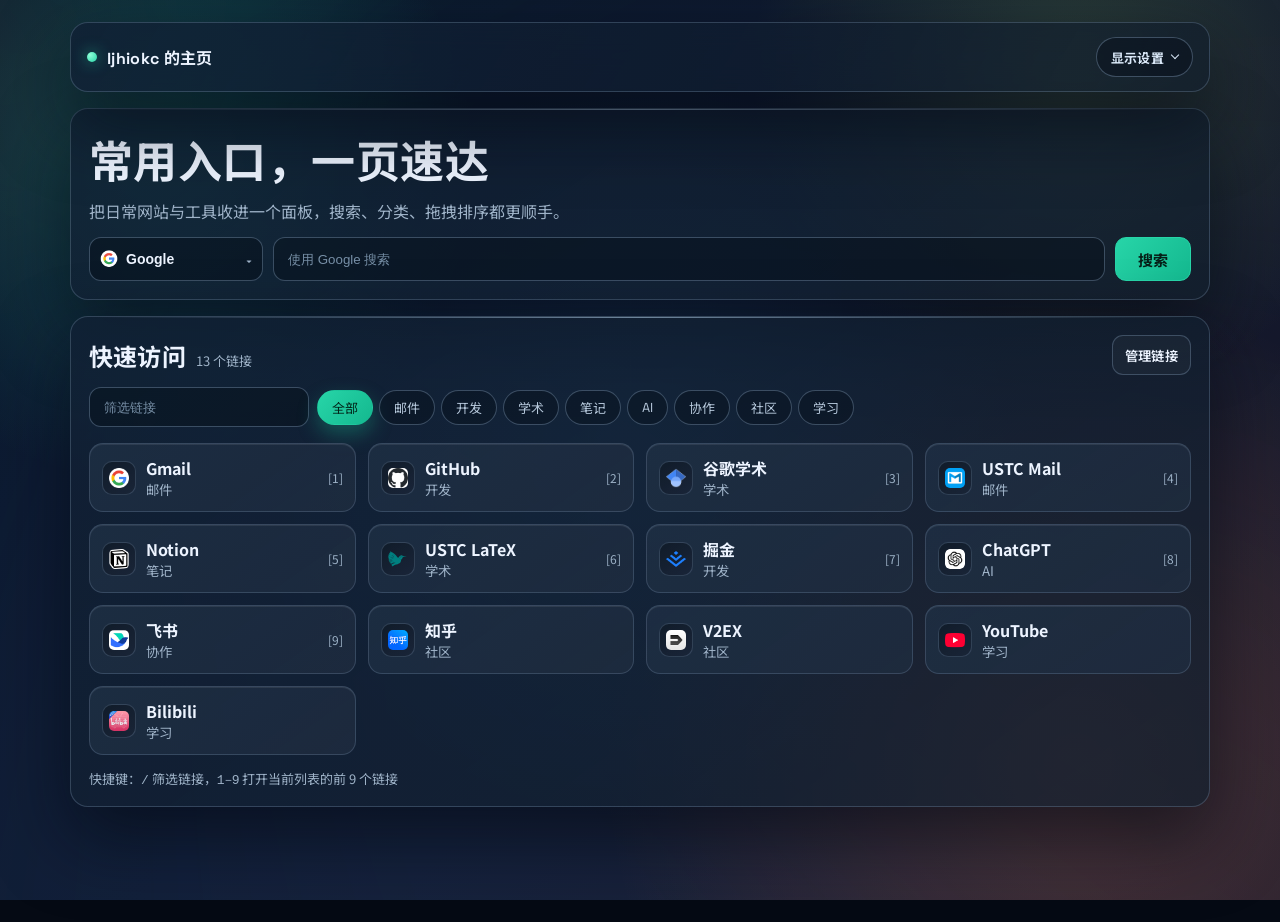
<file: index.html>
<!DOCTYPE html>
<html lang="zh-CN">
  <head>
    <meta charset="UTF-8" />
    <meta name="viewport" content="width=device-width, initial-scale=1.0" />
    <title>ljhiokc 的主页</title>
    <link rel="preconnect" href="https://fonts.googleapis.com" />
    <link rel="preconnect" href="https://fonts.gstatic.com" crossorigin />
    <link
      href="https://fonts.googleapis.com/css2?family=Noto+Sans+SC:wght@400;500;700&family=Space+Grotesk:wght@500;600;700&display=swap"
      rel="stylesheet"
    />
    <script>
      try {
        const key = "personal-portal-theme-v1";
        const saved = localStorage.getItem(key);
        if (saved) {
          document.documentElement.dataset.theme = saved;
        }
      } catch {}
    </script>
    <link rel="stylesheet" href="./styles.css" />
  </head>
  <body>
    <div class="page-bg"></div>
    <header class="topbar">
      <div class="brand">
        <span class="brand-dot" aria-hidden="true"></span>
        <span id="site-title">ljhiokc 的主页</span>
      </div>
      <details id="display-settings" class="display-settings">
        <summary class="theme-toggle">显示设置</summary>
        <div class="display-options">
          <time id="live-clock" class="clock-pill"></time>
          <button id="theme-toggle-btn" class="theme-toggle" type="button" aria-label="切换主题"></button>
        </div>
      </details>
    </header>

    <main class="container">
      <section class="hero">
        <h1 id="hero-title">常用入口，一页速达</h1>
        <p id="hero-desc">把日常网站与工具收进一个面板，搜索、分类、拖拽排序都更顺手。</p>
        <div class="web-search-group" role="search" aria-label="网页搜索">
          <label class="engine-picker" for="web-search-engine">
            <img
              id="web-search-engine-icon"
              class="engine-icon"
              src="./assets/icons/search-engines/google.png"
              alt=""
              aria-hidden="true"
            />
            <select id="web-search-engine" class="search-engine-select" aria-label="选择搜索引擎">
              <option value="google">Google</option>
              <option value="bing">Bing</option>
              <option value="baidu">百度</option>
              <option value="duckduckgo">DuckDuckGo</option>
            </select>
            <span class="engine-caret" aria-hidden="true">▾</span>
          </label>
          <input
            id="web-search-input"
            class="search-input"
            type="search"
            aria-label="网页搜索关键词"
            placeholder="搜索网页"
            autocomplete="off"
          />
          <button id="web-search-btn" class="btn btn-primary" type="button">搜索</button>
        </div>
      </section>

      <section class="panel" aria-labelledby="links-heading">
        <div class="panel-head">
          <div class="links-heading">
            <h2 id="links-heading">快速访问</h2>
            <span id="link-count" role="status"></span>
          </div>
          <button id="manage-btn" class="btn" type="button" aria-expanded="false" aria-controls="manage-controls">管理链接</button>
        </div>
        <div id="manage-controls" hidden>
          <div class="manage-actions">
            <button id="add-link-btn" class="btn btn-primary" type="button">新增链接</button>
            <button id="export-btn" class="btn" type="button">导出配置</button>
            <button id="import-btn" class="btn" type="button">导入配置</button>
            <button id="reset-btn" class="btn btn-danger" type="button">恢复默认</button>
            <input id="import-file-input" type="file" accept=".json,application/json" hidden />
          </div>
          <p class="hint">用箭头<span class="drag-hint">或拖拽</span>调整链接顺序。</p>
        </div>
        <div class="link-filters">
          <input
            id="search-input"
            class="search-input"
            type="search"
            aria-label="筛选快捷链接"
            aria-keyshortcuts="/"
            placeholder="筛选链接"
            autocomplete="off"
          />
          <div id="category-chips" class="chips" role="group" aria-label="链接分类"></div>
        </div>
        <div id="links-grid" class="links-grid"></div>
        <p class="hint keyboard-hint">快捷键：<kbd>/</kbd> 筛选链接，<kbd>1</kbd>–<kbd>9</kbd> 打开当前列表的前 9 个链接</p>
      </section>
    </main>

    <dialog id="link-dialog" class="link-dialog" aria-labelledby="dialog-title">
      <form id="link-form" method="dialog">
        <h3 id="dialog-title">新增链接</h3>
        <input id="link-id" type="hidden" />

        <label>
          名称
          <input id="link-name" type="text" required maxlength="40" />
        </label>
        <label>
          URL
          <input id="link-url" type="url" required placeholder="https://example.com" />
        </label>
        <label>
          分类
          <input id="link-category" type="text" required maxlength="20" placeholder="工具 / 学习 / 社交..." />
        </label>
        <label>
          图标（emoji 或图片 URL/路径，可选）
          <input id="link-icon" type="text" maxlength="200" placeholder="🚀 或 ./assets/icons/links/github.png" />
        </label>

        <menu>
          <button type="button" id="cancel-dialog-btn" class="btn">取消</button>
          <button type="submit" class="btn btn-primary">保存</button>
        </menu>
      </form>
    </dialog>

    <template id="link-card-template">
      <article class="link-card">
        <a class="link-main" target="_blank" rel="noreferrer noopener">
          <span class="link-icon" aria-hidden="true"></span>
          <span class="link-meta">
            <strong class="link-name"></strong>
            <small class="link-category"></small>
          </span>
          <span class="link-index" aria-hidden="true"></span>
        </a>
        <div class="link-actions" hidden>
          <button type="button" class="icon-btn move-up-btn" title="上移">↑</button>
          <button type="button" class="icon-btn move-down-btn" title="下移">↓</button>
          <button type="button" class="icon-btn edit-btn">编辑</button>
          <button type="button" class="icon-btn delete-btn">删除</button>
        </div>
      </article>
    </template>

    <script src="./theme.js"></script>
    <script src="./app.js"></script>
  </body>
</html>
</file>
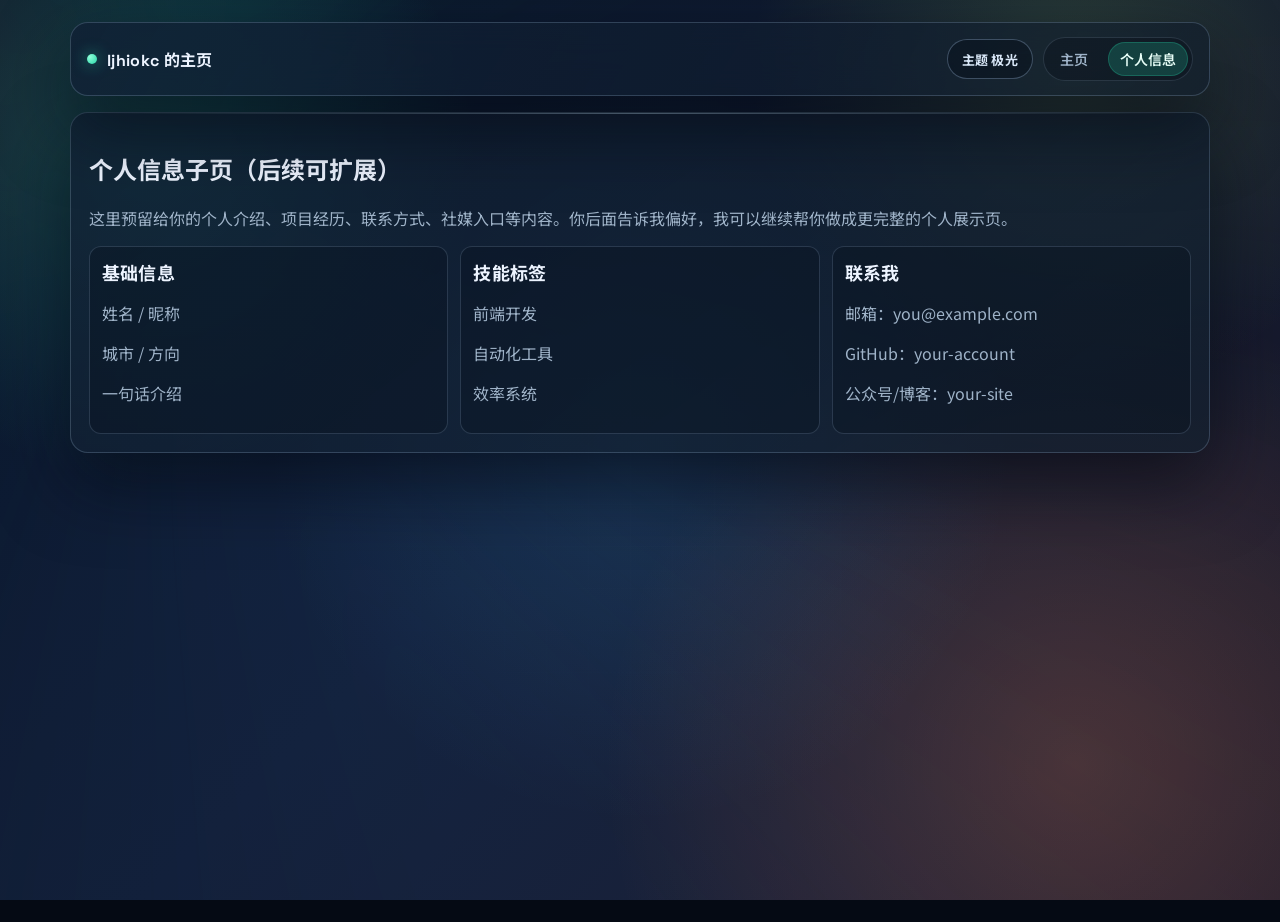
<file: profile.html>
<!DOCTYPE html>
<html lang="zh-CN">
  <head>
    <meta charset="UTF-8" />
    <meta name="viewport" content="width=device-width, initial-scale=1.0" />
    <meta name="robots" content="noindex" />
    <title>个人信息 | ljhiokc 的主页</title>
    <link rel="preconnect" href="https://fonts.googleapis.com" />
    <link rel="preconnect" href="https://fonts.gstatic.com" crossorigin />
    <link
      href="https://fonts.googleapis.com/css2?family=Noto+Sans+SC:wght@400;500;700&family=Space+Grotesk:wght@500;600;700&display=swap"
      rel="stylesheet"
    />
    <script>
      try {
        const key = "personal-portal-theme-v1";
        const saved = localStorage.getItem(key);
        if (saved) {
          document.documentElement.dataset.theme = saved;
        }
      } catch {}
    </script>
    <link rel="stylesheet" href="./styles.css" />
  </head>
  <body>
    <div class="page-bg"></div>
    <header class="topbar">
      <div class="brand">
        <span class="brand-dot"></span>
        <span>ljhiokc 的主页</span>
      </div>
      <div class="topbar-right">
        <button id="theme-toggle-btn" class="theme-toggle" type="button" aria-label="切换主题"></button>
        <nav class="nav-links">
          <a href="./index.html">主页</a>
          <a href="./profile.html" aria-current="page">个人信息</a>
        </nav>
      </div>
    </header>

    <main class="container">
      <section class="panel profile-panel">
        <h1>个人信息子页（后续可扩展）</h1>
        <p>
          这里预留给你的个人介绍、项目经历、联系方式、社媒入口等内容。你后面告诉我偏好，我可以继续帮你做成更完整的个人展示页。
        </p>
        <div class="profile-grid">
          <article>
            <h2>基础信息</h2>
            <p>姓名 / 昵称</p>
            <p>城市 / 方向</p>
            <p>一句话介绍</p>
          </article>
          <article>
            <h2>技能标签</h2>
            <p>前端开发</p>
            <p>自动化工具</p>
            <p>效率系统</p>
          </article>
          <article>
            <h2>联系我</h2>
            <p>邮箱：you@example.com</p>
            <p>GitHub：your-account</p>
            <p>公众号/博客：your-site</p>
          </article>
        </div>
      </section>
    </main>
    <script src="./theme.js"></script>
  </body>
</html>
</file>
<file: styles.css>
:root {
  --bg: #070f1d;
  --bg-deep: #050a14;
  --panel: rgba(17, 31, 52, 0.72);
  --panel-strong: rgba(26, 42, 66, 0.84);
  --text: #edf4ff;
  --muted: #9fb3c8;
  --line: rgba(157, 186, 217, 0.24);
  --accent: #27d5a8;
  --accent-strong: #14b88f;
  --accent-soft: rgba(39, 213, 168, 0.2);
  --danger: #ef6666;
  --danger-soft: rgba(239, 102, 102, 0.2);
  --shadow: 0 30px 72px rgba(3, 8, 17, 0.62);
  --topbar-bg: linear-gradient(120deg, rgba(16, 31, 52, 0.8), rgba(15, 27, 43, 0.62));
  --panel-bg: linear-gradient(145deg, rgba(17, 32, 52, 0.78), rgba(18, 31, 46, 0.72));
  --panel-glint: linear-gradient(90deg, transparent, rgba(185, 214, 240, 0.55), transparent);
  --clock-border: rgba(144, 174, 202, 0.4);
  --clock-bg: rgba(7, 15, 27, 0.45);
  --clock-text: #c9d9e9;
  --nav-bg: rgba(8, 14, 24, 0.38);
  --nav-border: rgba(138, 164, 188, 0.2);
  --nav-hover-bg: rgba(130, 164, 198, 0.16);
  --nav-active-text: #e8fff8;
  --nav-active-bg: rgba(39, 213, 168, 0.2);
  --nav-active-ring: rgba(39, 213, 168, 0.25);
  --theme-btn-bg: rgba(6, 14, 24, 0.42);
  --theme-btn-border: rgba(152, 181, 211, 0.35);
  --theme-btn-text: #d9e7f7;
  --btn-primary-text: #062018;
  --chip-active-text: #022519;
  --chip-active-shadow: rgba(25, 181, 142, 0.36);
  --mx: 50%;
  --my: 50%;
}

:root[data-theme="graphite"] {
  --bg: #0d1016;
  --bg-deep: #080a10;
  --panel: rgba(27, 30, 41, 0.8);
  --panel-strong: rgba(35, 38, 49, 0.88);
  --text: #edf1f8;
  --muted: #abb6c8;
  --line: rgba(174, 187, 205, 0.22);
  --accent: #63d8ff;
  --accent-strong: #44bfe8;
  --accent-soft: rgba(99, 216, 255, 0.22);
  --topbar-bg: linear-gradient(120deg, rgba(35, 39, 53, 0.84), rgba(23, 26, 36, 0.76));
  --panel-bg: linear-gradient(145deg, rgba(38, 43, 57, 0.84), rgba(30, 35, 46, 0.82));
  --panel-glint: linear-gradient(90deg, transparent, rgba(196, 207, 224, 0.48), transparent);
  --clock-border: rgba(177, 193, 216, 0.4);
  --clock-bg: rgba(17, 20, 30, 0.56);
  --clock-text: #dce5f3;
  --nav-bg: rgba(17, 20, 30, 0.5);
  --nav-border: rgba(160, 177, 203, 0.22);
  --nav-hover-bg: rgba(154, 174, 200, 0.18);
  --nav-active-text: #e7f6ff;
  --nav-active-bg: rgba(99, 216, 255, 0.22);
  --nav-active-ring: rgba(99, 216, 255, 0.3);
  --theme-btn-bg: rgba(17, 21, 31, 0.55);
  --theme-btn-border: rgba(170, 188, 214, 0.35);
  --theme-btn-text: #e1ebf9;
  --btn-primary-text: #031f2a;
  --chip-active-text: #03222e;
  --chip-active-shadow: rgba(87, 178, 230, 0.34);
}

:root[data-theme="paper"] {
  --bg: #ecf2fb;
  --bg-deep: #e7eef9;
  --panel: rgba(255, 255, 255, 0.86);
  --panel-strong: rgba(250, 253, 255, 0.92);
  --text: #1b2f45;
  --muted: #526a83;
  --line: rgba(122, 149, 178, 0.34);
  --accent: #2a8cff;
  --accent-strong: #1d73d7;
  --accent-soft: rgba(42, 140, 255, 0.16);
  --shadow: 0 24px 56px rgba(66, 102, 145, 0.18);
  --topbar-bg: linear-gradient(120deg, rgba(255, 255, 255, 0.92), rgba(243, 249, 255, 0.88));
  --panel-bg: linear-gradient(145deg, rgba(255, 255, 255, 0.94), rgba(245, 251, 255, 0.9));
  --panel-glint: linear-gradient(90deg, transparent, rgba(142, 171, 204, 0.7), transparent);
  --clock-border: rgba(117, 150, 184, 0.45);
  --clock-bg: rgba(236, 245, 255, 0.86);
  --clock-text: #32516f;
  --nav-bg: rgba(237, 245, 255, 0.84);
  --nav-border: rgba(133, 165, 196, 0.4);
  --nav-hover-bg: rgba(166, 198, 234, 0.35);
  --nav-active-text: #ffffff;
  --nav-active-bg: rgba(42, 140, 255, 0.78);
  --nav-active-ring: rgba(42, 140, 255, 0.34);
  --theme-btn-bg: rgba(236, 245, 255, 0.95);
  --theme-btn-border: rgba(126, 158, 189, 0.45);
  --theme-btn-text: #335172;
  --btn-primary-text: #ffffff;
  --chip-active-text: #ffffff;
  --chip-active-shadow: rgba(42, 140, 255, 0.3);
}

* {
  box-sizing: border-box;
}

body {
  margin: 0;
  min-height: 100vh;
  color: var(--text);
  font-family: "Noto Sans SC", "PingFang SC", "Microsoft YaHei", sans-serif;
  background: var(--bg-deep);
}

h1,
h2,
h3,
.brand,
.nav-links a,
.btn,
.chip,
.theme-toggle {
  font-family: "Space Grotesk", "Noto Sans SC", sans-serif;
}

.page-bg {
  position: fixed;
  inset: 0;
  z-index: -2;
  overflow: hidden;
  pointer-events: none;
  background:
    radial-gradient(640px circle at var(--mx) var(--my), rgba(69, 183, 255, 0.14), transparent 58%),
    radial-gradient(520px circle at 12% 18%, rgba(39, 213, 168, 0.24), transparent 62%),
    radial-gradient(560px circle at 84% 8%, rgba(161, 216, 90, 0.18), transparent 58%),
    radial-gradient(760px circle at 84% 85%, rgba(255, 133, 78, 0.22), transparent 62%),
    linear-gradient(135deg, #08162a 0%, #101a30 48%, #1a1522 100%);
  animation: bgShift 24s ease-in-out infinite alternate;
}

:root[data-theme="graphite"] .page-bg {
  background:
    radial-gradient(620px circle at var(--mx) var(--my), rgba(111, 165, 255, 0.15), transparent 58%),
    radial-gradient(520px circle at 15% 20%, rgba(145, 160, 202, 0.2), transparent 62%),
    radial-gradient(560px circle at 84% 12%, rgba(87, 197, 245, 0.12), transparent 58%),
    radial-gradient(760px circle at 86% 88%, rgba(176, 122, 255, 0.15), transparent 62%),
    linear-gradient(135deg, #151a23 0%, #1a1f2a 50%, #10141d 100%);
}

:root[data-theme="paper"] .page-bg {
  background:
    radial-gradient(620px circle at var(--mx) var(--my), rgba(86, 151, 255, 0.2), transparent 58%),
    radial-gradient(540px circle at 10% 16%, rgba(111, 224, 202, 0.2), transparent 62%),
    radial-gradient(600px circle at 82% 10%, rgba(130, 176, 255, 0.2), transparent 58%),
    radial-gradient(760px circle at 86% 90%, rgba(255, 176, 125, 0.2), transparent 62%),
    linear-gradient(135deg, #f0f6ff 0%, #edf4ff 52%, #fef8ee 100%);
}

.page-bg::before,
.page-bg::after {
  content: "";
  position: absolute;
  inset: 0;
}

.page-bg::before {
  background-image:
    linear-gradient(rgba(142, 169, 201, 0.06) 1px, transparent 1px),
    linear-gradient(90deg, rgba(142, 169, 201, 0.06) 1px, transparent 1px);
  background-size: 42px 42px;
  opacity: 0.25;
  mask-image: radial-gradient(circle at center, rgba(0, 0, 0, 0.7), transparent 90%);
}

.page-bg::after {
  inset: -25% -15%;
  background:
    conic-gradient(from 0deg at 20% 30%, rgba(39, 213, 168, 0.16), transparent 22%, rgba(66, 147, 255, 0.16) 42%, transparent 64%, rgba(255, 115, 71, 0.15) 82%, transparent);
  filter: blur(88px);
  opacity: 0.52;
  animation: auraSpin 30s linear infinite;
}

.topbar {
  position: relative;
  z-index: 1;
  width: min(1140px, 94vw);
  margin: 22px auto 0;
  padding: 14px 16px;
  border-radius: 18px;
  border: 1px solid var(--line);
  background: var(--topbar-bg);
  backdrop-filter: blur(16px);
  box-shadow: var(--shadow);
  display: flex;
  align-items: center;
  justify-content: space-between;
  gap: 14px;
  animation: fadeRise 0.6s ease both;
}

.brand {
  display: inline-flex;
  align-items: center;
  gap: 10px;
  min-width: 0;
  font-weight: 700;
  letter-spacing: 0.02em;
}

.brand-dot {
  flex: 0 0 10px;
  width: 10px;
  height: 10px;
  border-radius: 999px;
  background: radial-gradient(circle at 30% 30%, #8fffd8, var(--accent));
  box-shadow: 0 0 15px rgba(39, 213, 168, 0.7);
  animation: pulseDot 1.9s ease-in-out infinite;
}

.topbar-right {
  margin-left: auto;
  display: flex;
  align-items: center;
  gap: 10px;
}

.topbar > .nav-links {
  margin-left: auto;
}

#site-title {
  overflow: hidden;
  text-overflow: ellipsis;
  white-space: nowrap;
}

.display-settings {
  position: relative;
  flex: 0 0 auto;
}

.display-settings summary {
  display: flex;
  align-items: center;
  gap: 8px;
  list-style: none;
}

.display-settings summary::-webkit-details-marker {
  display: none;
}

.display-settings summary::after {
  content: "";
  width: 5px;
  height: 5px;
  border-right: 1px solid currentColor;
  border-bottom: 1px solid currentColor;
  transform: translateY(-2px) rotate(45deg);
}

.display-options {
  position: absolute;
  top: calc(100% + 8px);
  right: 0;
  display: grid;
  gap: 8px;
  padding: 10px;
  border: 1px solid var(--line);
  border-radius: 14px;
  background: var(--bg);
  box-shadow: var(--shadow);
}

.clock-pill {
  white-space: nowrap;
  text-align: center;
  padding: 9px 14px;
  border-radius: 999px;
  border: 1px solid var(--clock-border);
  background: var(--clock-bg);
  color: var(--clock-text);
  font-size: 13px;
  font-weight: 600;
  font-variant-numeric: tabular-nums;
  letter-spacing: 0.05em;
}

.theme-toggle {
  height: 40px;
  border-radius: 999px;
  border: 1px solid var(--theme-btn-border);
  background: var(--theme-btn-bg);
  color: var(--theme-btn-text);
  padding: 0 14px;
  cursor: pointer;
  font-size: 13px;
  font-weight: 700;
  letter-spacing: 0.02em;
  transition: all 0.16s ease;
}

.theme-toggle:hover {
  transform: translateY(-1px);
  border-color: var(--accent);
  color: var(--text);
}

.nav-links {
  display: flex;
  align-items: center;
  gap: 8px;
  border-radius: 999px;
  padding: 4px;
  background: var(--nav-bg);
  border: 1px solid var(--nav-border);
}

.nav-links a {
  color: var(--muted);
  text-decoration: none;
  font-size: 14px;
  font-weight: 600;
  border-radius: 999px;
  padding: 7px 12px;
  transition: all 0.18s ease;
}

.nav-links a:hover {
  color: var(--text);
  background: var(--nav-hover-bg);
}

.nav-links a[aria-current="page"] {
  color: var(--nav-active-text);
  background: var(--nav-active-bg);
  box-shadow: inset 0 0 0 1px var(--nav-active-ring);
}

.container {
  width: min(1140px, 94vw);
  margin: 16px auto 44px;
  display: grid;
  gap: 16px;
}

.hero,
.panel {
  position: relative;
  overflow: hidden;
  border-radius: 18px;
  padding: 18px;
  border: 1px solid var(--line);
  background: var(--panel-bg);
  box-shadow: var(--shadow);
  animation: fadeRise 0.6s ease both;
}

.hero::before,
.panel::before {
  content: "";
  position: absolute;
  left: 24px;
  right: 24px;
  top: 0;
  height: 1px;
  background: var(--panel-glint);
}

.hero h1,
.panel h2 {
  margin: 0;
  letter-spacing: 0.01em;
}

.hero h1 {
  font-size: clamp(30px, 4vw, 44px);
}

.hero p {
  margin: 8px 0 0;
  color: var(--muted);
}

.web-search-group {
  margin-top: 14px;
  display: grid;
  grid-template-columns: minmax(138px, 174px) minmax(0, 1fr) 76px;
  gap: 10px;
  align-items: center;
}

.engine-picker {
  height: 44px;
  display: flex;
  align-items: center;
  gap: 8px;
  border: 1px solid rgba(150, 179, 209, 0.35);
  border-radius: 12px;
  background: rgba(6, 14, 24, 0.48);
  padding: 0 10px;
  transition: border-color 0.18s ease, box-shadow 0.18s ease;
}

.engine-icon {
  width: 18px;
  height: 18px;
  flex: 0 0 18px;
  display: block;
  object-fit: contain;
  border-radius: 4px;
}

.search-engine-select {
  flex: 1;
  min-width: 0;
  height: 100%;
  border: none;
  outline: none;
  appearance: none;
  background: transparent;
  color: var(--text);
  padding: 0;
  cursor: pointer;
  font-size: 14px;
  font-weight: 600;
}

.search-engine-select option {
  color: #0f1b23;
}

.engine-caret {
  color: var(--muted);
  font-size: 12px;
}

.engine-picker:focus-within {
  border-color: rgba(39, 213, 168, 0.8);
  box-shadow: 0 0 0 2px rgba(39, 213, 168, 0.22);
}

.search-input {
  min-width: 0;
  height: 44px;
  border: 1px solid rgba(150, 179, 209, 0.35);
  border-radius: 12px;
  outline: none;
  background: rgba(6, 14, 24, 0.44);
  color: var(--text);
  padding: 0 14px;
  transition: border-color 0.18s ease, box-shadow 0.18s ease;
}

.search-input::placeholder {
  color: #7890a7;
}

.search-input:focus {
  border-color: rgba(39, 213, 168, 0.85);
  box-shadow: 0 0 0 2px rgba(39, 213, 168, 0.18);
}

#web-search-btn {
  height: 44px;
  font-size: 15px;
  font-weight: 700;
  letter-spacing: 0.02em;
  white-space: nowrap;
}

.btn {
  position: relative;
  overflow: hidden;
  height: 40px;
  padding-inline: 12px;
  border: 1px solid rgba(146, 175, 204, 0.3);
  border-radius: 11px;
  background: rgba(255, 255, 255, 0.03);
  color: var(--text);
  cursor: pointer;
  font-weight: 600;
  letter-spacing: 0.02em;
  transition: transform 0.16s ease, border-color 0.16s ease, background 0.16s ease;
}

.btn::after {
  content: "";
  position: absolute;
  inset: 0;
  background: linear-gradient(120deg, transparent, rgba(255, 255, 255, 0.22), transparent);
  transform: translateX(-130%);
  transition: transform 0.45s ease;
}

.btn:hover {
  transform: translateY(-1px);
  border-color: rgba(191, 216, 238, 0.6);
  background: rgba(255, 255, 255, 0.08);
}

.btn:disabled {
  opacity: 0.7;
  cursor: not-allowed;
  transform: none;
}

.btn:hover::after {
  transform: translateX(130%);
}

.btn-primary {
  background: linear-gradient(130deg, var(--accent), var(--accent-strong));
  border-color: var(--accent);
  color: var(--btn-primary-text);
}

.btn-primary:hover {
  background: linear-gradient(130deg, var(--accent-strong), var(--accent));
}

.btn-danger {
  border-color: rgba(239, 102, 102, 0.45);
  color: #ffcccc;
}

.btn-danger:hover {
  background: var(--danger-soft);
  border-color: rgba(239, 102, 102, 0.75);
}

.panel-head {
  display: flex;
  align-items: center;
  justify-content: space-between;
  gap: 12px;
}

.links-heading {
  display: flex;
  align-items: baseline;
  flex-wrap: wrap;
  gap: 4px 10px;
}

.hint,
#link-count {
  color: var(--muted);
  font-size: 13px;
}

.keyboard-hint {
  margin: 14px 0 0;
}

#manage-btn {
  white-space: nowrap;
}

#manage-btn[aria-expanded="true"] {
  border-color: var(--accent);
}

#manage-controls {
  margin-top: 12px;
  padding: 12px;
  border: 1px solid var(--line);
  border-radius: 12px;
  background: var(--clock-bg);
}

#manage-controls .hint {
  margin: 8px 0 0;
}

.manage-actions,
.link-filters {
  display: flex;
  flex-wrap: wrap;
  gap: 8px;
}

.link-filters {
  align-items: center;
  margin-top: 12px;
}

.link-filters .search-input {
  width: min(100%, 220px);
  height: 40px;
}

.chips {
  display: flex;
  flex-wrap: wrap;
  gap: 6px;
}

.chip {
  border: 1px solid rgba(149, 178, 209, 0.34);
  border-radius: 999px;
  padding: 7px 14px;
  font-size: 13px;
  color: #b6c8db;
  cursor: pointer;
  background: rgba(6, 14, 24, 0.4);
  transition: all 0.16s ease;
}

.chip:hover {
  color: var(--text);
  border-color: rgba(171, 200, 230, 0.62);
}

.chip.is-active {
  color: var(--chip-active-text);
  background: linear-gradient(130deg, var(--accent), var(--accent-strong));
  border-color: transparent;
  box-shadow: 0 9px 20px var(--chip-active-shadow);
}

.links-grid {
  margin-top: 16px;
  display: grid;
  gap: 12px;
  grid-template-columns: repeat(auto-fill, minmax(220px, 1fr));
}

.link-card {
  border: 1px solid rgba(150, 178, 208, 0.22);
  border-radius: 14px;
  overflow: hidden;
  background: linear-gradient(145deg, rgba(30, 47, 68, 0.84), rgba(32, 45, 64, 0.78));
  box-shadow: inset 0 1px 0 rgba(255, 255, 255, 0.08);
  transition: transform 0.16s ease, border-color 0.16s ease, box-shadow 0.16s ease;
}

.link-card[draggable="true"] {
  cursor: grab;
}

.link-card:hover {
  transform: translateY(-4px);
  border-color: rgba(189, 214, 236, 0.44);
  box-shadow:
    0 14px 30px rgba(4, 10, 20, 0.42),
    inset 0 1px 0 rgba(255, 255, 255, 0.14);
}

.link-card.is-dragging {
  opacity: 0.55;
  transform: scale(0.98);
}

.link-card.is-drop-target {
  border-color: var(--accent);
  box-shadow:
    0 0 0 2px var(--accent-soft),
    0 12px 24px rgba(4, 10, 20, 0.34);
}

.link-main {
  display: flex;
  align-items: center;
  gap: 10px;
  color: inherit;
  text-decoration: none;
  padding: 12px;
}

.link-main:focus-visible,
.icon-btn:focus-visible {
  outline: 2px solid var(--accent);
  outline-offset: -3px;
}

.link-icon {
  width: 34px;
  height: 34px;
  border-radius: 10px;
  display: inline-grid;
  place-items: center;
  background: linear-gradient(145deg, rgba(14, 24, 37, 0.8), rgba(25, 35, 53, 0.7));
  border: 1px solid rgba(144, 176, 210, 0.24);
  flex: 0 0 auto;
  overflow: hidden;
  transition: transform 0.16s ease;
}

.link-card:hover .link-icon {
  transform: scale(1.06);
}

.link-icon img {
  width: 20px;
  height: 20px;
  object-fit: contain;
  display: block;
  border-radius: 5px;
}

.link-meta {
  min-width: 0;
  display: grid;
}

.link-name,
.link-category {
  overflow: hidden;
  white-space: nowrap;
  text-overflow: ellipsis;
}

.link-category {
  color: var(--muted);
}

.link-index {
  margin-left: auto;
  color: #9cb1c6;
  font-size: 12px;
}

.link-actions:not([hidden]) {
  display: grid;
  grid-template-columns: repeat(2, minmax(28px, 0.6fr)) repeat(2, minmax(36px, 1fr));
}

.icon-btn {
  min-height: 36px;
  padding: 0;
  border: none;
  border-top: 1px solid rgba(147, 176, 206, 0.2);
  background: rgba(9, 16, 27, 0.18);
  color: var(--muted);
  cursor: pointer;
  font-weight: 600;
  transition: all 0.16s ease;
}

.icon-btn:disabled {
  opacity: 0.4;
  cursor: default;
}

.icon-btn:hover:not(:disabled) {
  background: rgba(136, 163, 190, 0.14);
  color: var(--text);
}

.link-dialog {
  border: 1px solid rgba(146, 176, 206, 0.34);
  border-radius: 16px;
  padding: 0;
  width: min(500px, 92vw);
  background: linear-gradient(150deg, rgba(13, 24, 38, 0.95), rgba(16, 30, 45, 0.95));
  color: var(--text);
  box-shadow: var(--shadow);
}

.link-dialog::backdrop {
  background: rgba(4, 8, 16, 0.62);
  backdrop-filter: blur(3px);
}

#link-form {
  display: grid;
  gap: 12px;
  padding: 20px;
}

#link-form h3 {
  margin: 0 0 4px;
}

#link-form label {
  display: grid;
  gap: 6px;
  font-size: 13px;
  color: #c7d7e8;
}

#link-form input {
  height: 40px;
  border: 1px solid rgba(149, 179, 209, 0.34);
  border-radius: 10px;
  padding: 0 10px;
  background: rgba(7, 14, 24, 0.55);
  color: var(--text);
  outline: none;
  transition: border-color 0.18s ease, box-shadow 0.18s ease;
}

#link-form input:focus {
  border-color: rgba(39, 213, 168, 0.8);
  box-shadow: 0 0 0 2px rgba(39, 213, 168, 0.2);
}

#link-form menu {
  display: flex;
  justify-content: flex-end;
  gap: 8px;
  margin: 8px 0 0;
  padding: 0;
}

.profile-panel p {
  color: var(--muted);
}

.profile-grid {
  margin-top: 12px;
  display: grid;
  gap: 12px;
  grid-template-columns: repeat(auto-fit, minmax(220px, 1fr));
}

.profile-grid article {
  border: 1px solid rgba(141, 170, 198, 0.22);
  border-radius: 12px;
  padding: 12px;
  background: rgba(8, 16, 27, 0.34);
}

.profile-grid h2 {
  font-size: 18px;
  margin-bottom: 8px;
}

.empty-state {
  margin: 6px 0 2px;
  color: var(--muted);
}

:root[data-theme="paper"] .page-bg::before {
  opacity: 0.12;
}

:root[data-theme="paper"] .page-bg::after {
  opacity: 0.36;
}

:root[data-theme="paper"] .engine-picker,
:root[data-theme="paper"] .search-input,
:root[data-theme="paper"] .chip,
:root[data-theme="paper"] .btn,
:root[data-theme="paper"] .link-card,
:root[data-theme="paper"] .link-icon,
:root[data-theme="paper"] .icon-btn,
:root[data-theme="paper"] #link-form input,
:root[data-theme="paper"] .profile-grid article {
  border-color: rgba(126, 158, 189, 0.45);
}

:root[data-theme="paper"] .engine-picker,
:root[data-theme="paper"] .search-input,
:root[data-theme="paper"] .chip:not(.is-active),
:root[data-theme="paper"] .btn:not(.btn-primary),
:root[data-theme="paper"] #link-form input,
:root[data-theme="paper"] .profile-grid article {
  background: rgba(242, 249, 255, 0.9);
}

:root[data-theme="paper"] .btn-primary,
:root[data-theme="paper"] .chip.is-active {
  background: #1d64bc;
}

:root[data-theme="paper"] .chip:not(.is-active) {
  color: var(--muted);
}

:root[data-theme="paper"] .btn-danger {
  color: #9a2833;
}

:root[data-theme="paper"] .search-input::placeholder {
  color: #6f88a1;
}

:root[data-theme="paper"] .link-card {
  background: linear-gradient(145deg, rgba(255, 255, 255, 0.95), rgba(244, 250, 255, 0.92));
  box-shadow: inset 0 1px 0 rgba(255, 255, 255, 0.9);
}

:root[data-theme="paper"] .link-icon {
  background: linear-gradient(145deg, rgba(237, 246, 255, 1), rgba(227, 239, 252, 1));
}

:root[data-theme="paper"] .icon-btn {
  background: rgba(227, 238, 250, 0.62);
}

:root[data-theme="paper"] .icon-btn:hover {
  background: rgba(180, 208, 235, 0.45);
}

:root[data-theme="paper"] .link-dialog {
  background: linear-gradient(150deg, rgba(255, 255, 255, 0.97), rgba(242, 249, 255, 0.97));
}

:root[data-theme="paper"] #link-form label {
  color: #42607b;
}

@keyframes pulseDot {
  0%,
  100% {
    transform: scale(1);
    opacity: 0.85;
  }
  50% {
    transform: scale(1.18);
    opacity: 1;
  }
}

@keyframes fadeRise {
  from {
    opacity: 0;
    transform: translateY(10px);
  }
  to {
    opacity: 1;
    transform: translateY(0);
  }
}

@keyframes bgShift {
  from {
    transform: scale(1) translateY(0);
  }
  to {
    transform: scale(1.04) translateY(-10px);
  }
}

@keyframes auraSpin {
  from {
    transform: rotate(0deg);
  }
  to {
    transform: rotate(360deg);
  }
}

@media (max-width: 820px) {
  .topbar {
    margin-top: 10px;
    padding: 8px 12px;
    border-radius: 14px;
    gap: 8px;
  }

  .container {
    gap: 14px;
  }

  .hero,
  .panel {
    padding: 14px;
    border-radius: 14px;
  }
}

@media (max-width: 620px) {
  .hero h1 {
    font-size: clamp(21px, 6.5vw, 28px);
  }

  .hero p {
    display: none;
  }

  .web-search-group {
    grid-template-columns: 52px minmax(0, 1fr) 56px;
    gap: 6px;
    margin-top: 10px;
  }

  .engine-picker {
    position: relative;
    justify-content: center;
    gap: 4px;
    padding: 0;
  }

  .search-engine-select {
    position: absolute;
    inset: 0;
    width: 100%;
    opacity: 0;
  }

  .search-input {
    font-size: 16px;
    padding-inline: 10px;
  }

  .links-heading h2 {
    font-size: 20px;
  }

  .link-filters {
    display: grid;
  }

  .link-filters .search-input {
    width: 100%;
  }

  .chip {
    min-height: 32px;
    padding: 5px 10px;
  }

  .links-grid {
    grid-template-columns: repeat(2, minmax(0, 1fr));
    gap: 8px;
    margin-top: 12px;
  }

  .link-main {
    gap: 8px;
    padding: 10px;
  }

  .link-icon {
    width: 30px;
    height: 30px;
  }

  .link-name {
    font-size: 14px;
  }

  .manage-actions {
    display: grid;
    grid-template-columns: repeat(2, minmax(0, 1fr));
  }

  .topbar:has(.nav-links) {
    flex-wrap: wrap;
  }
}

@media (hover: none) {
  .drag-hint,
  .keyboard-hint,
  .link-index {
    display: none;
  }
}

@media (prefers-reduced-motion: reduce) {
  *,
  *::before,
  *::after {
    animation: none !important;
    transition: none !important;
  }
}
</file>
